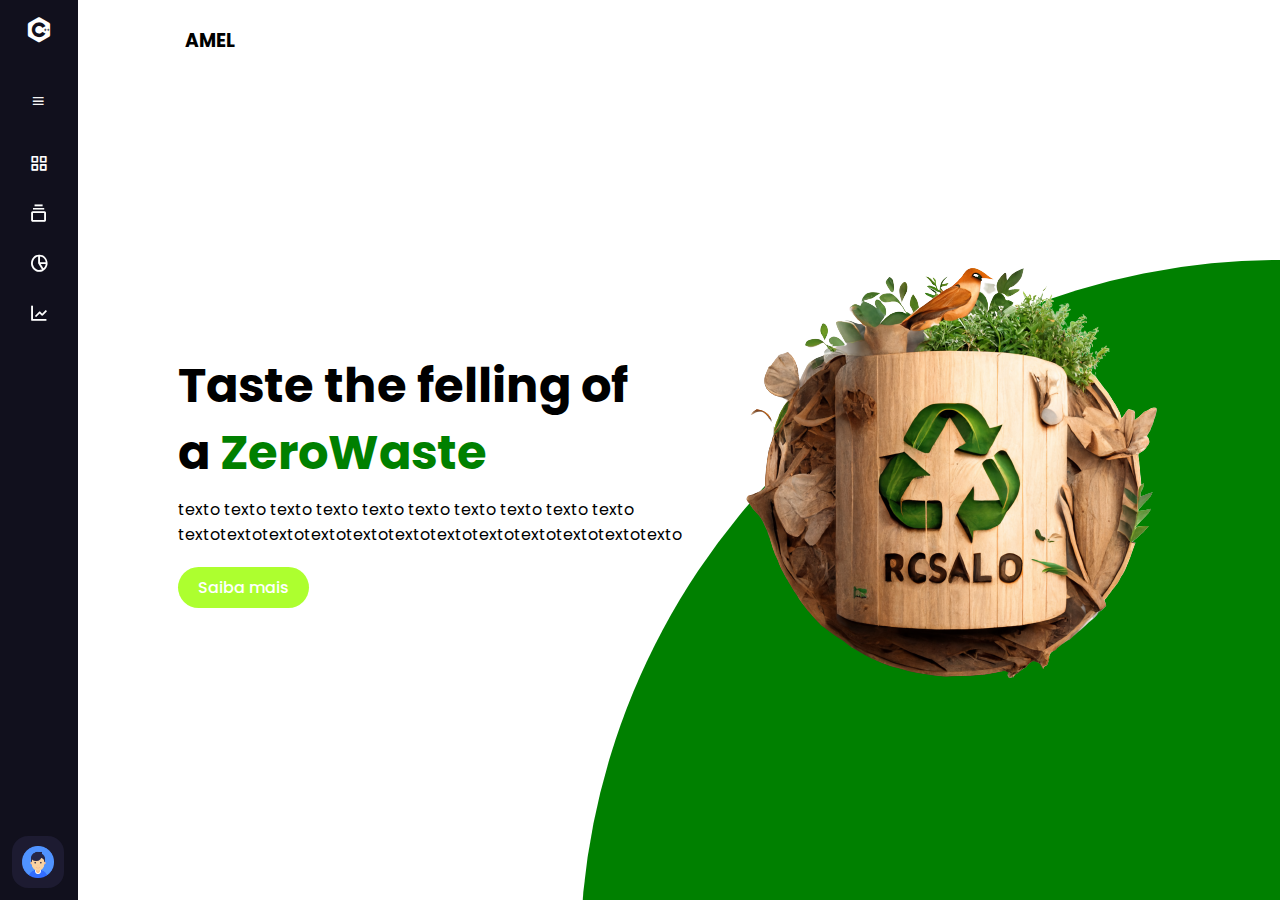
<file: index.html>
<!DOCTYPE html>
<!-- Created by CodingLab |www.youtube.com/CodingLabYT-->
<html lang="en" dir="ltr">
  <head>
    <meta charset="UTF-8">
    <!--<title> Drop Down Sidebar Menu | CodingLab </title>-->
    <link rel="stylesheet" href="style.css">
    <!-- Boxiocns CDN Link -->
    <link href='https://unpkg.com/boxicons@2.0.7/css/boxicons.min.css' rel='stylesheet'>
     <meta name="viewport" content="width=device-width, initial-scale=1.0">
   </head>
<body>
  <div class="sidebar close">
    <div class="logo-details">
      <i class='bx bxl-c-plus-plus'></i>
      <span class="logo_name">ZeroWaste</span>
    </div>
    <ul class="nav-links">
      <div class="home-content">

        <i class='bx bx-menu' style='color:#f5f5f5'  ></i>
      <li>
        <a href="#">
          <i class='bx bx-grid-alt' ></i>
          <span class="link_name">Home</span>
        </a>
        <ul class="sub-menu blank">
          <li><a class="link_name" href="#">Home</a></li>
        </ul>
      </li>
      <li>
        <div class="iocn-link">
          <a href="#">
            <i class='bx bx-collection' ></i>
            <span class="link_name">Ações</span>
          </a>
          <i class='bx bxs-chevron-down arrow' ></i>
        </div>
        <ul class="sub-menu">
          <li><a class="link_name" href="#">Ações</a></li>
          <li><a href="#">Solicite uma coleta</a></li>
          <li><a href="#">Cadastre um ponto de coleta</a></li>
          <li><a href="#">Mapa de catadores proximos</a></li>
        </ul>
      </li>
      <li>
        
        <a href="#">
          <i class='bx bx-pie-chart-alt-2' ></i>
          <span class="link_name">Pontuação</span>
        </a>
        <ul class="sub-menu blank">
          <li><a class="link_name" href="#">Pontuação</a></li>
        </ul>
      </li>
      <li>
        <a href="#">
          <i class='bx bx-line-chart' ></i>
          <span class="link_name">Dicas</span>
        </a>
        <ul class="sub-menu blank">
          <li><a class="link_name" href="#">Dicas</a></li>
        </ul>
      </li>
      <li>
        
    <div class="profile-details">
      <div class="profile-content">
        <img src="./img/testeiconpessoa.png" alt="profileImg">
      </div>
      <div class="name-job">
        <div class="profile_name">Eduardo Perucci</div>
        <div class="job">Gerador de residuo</div>
      </div>
      <i class='bx bx-log-out' ></i>
    </div>
  </li>
</ul>
  </div>
  <section class="home-section">
    <div class="home-content">
      <header class="a">
        <h3>AMEL</h3>
      </header>
    </div>

    <section class="seção">
      <div class="circle"></div>
      <div class="content">
        <div class="textBox">
            <h2>Taste the felling of<br>a <span class="zerowastetext">ZeroWaste</span></h2>
            <p>texto texto texto texto texto texto texto texto texto texto
              textotextotextotextotextotextotextotextotextotextotextotexto</p>
              <a href="#">Saiba mais</a>
        </div>

        <div class="imgBox">
          <img src="./img/rcsalo.png" class="zerowastelogo">
        </div>
      
      </div>
     
    </section>

  </section>
  <script>
  let arrow = document.querySelectorAll(".arrow");
  for (var i = 0; i < arrow.length; i++) {
    arrow[i].addEventListener("click", (e)=>{
   let arrowParent = e.target.parentElement.parentElement;
   arrowParent.classList.toggle("showMenu");
    });
  }
  let sidebar = document.querySelector(".sidebar");
  let sidebarBtn = document.querySelector(".bx-menu");
  console.log(sidebarBtn);
  sidebarBtn.addEventListener("click", ()=>{
    sidebar.classList.toggle("close");
  });
  </script>
</body>
</html>
</file>
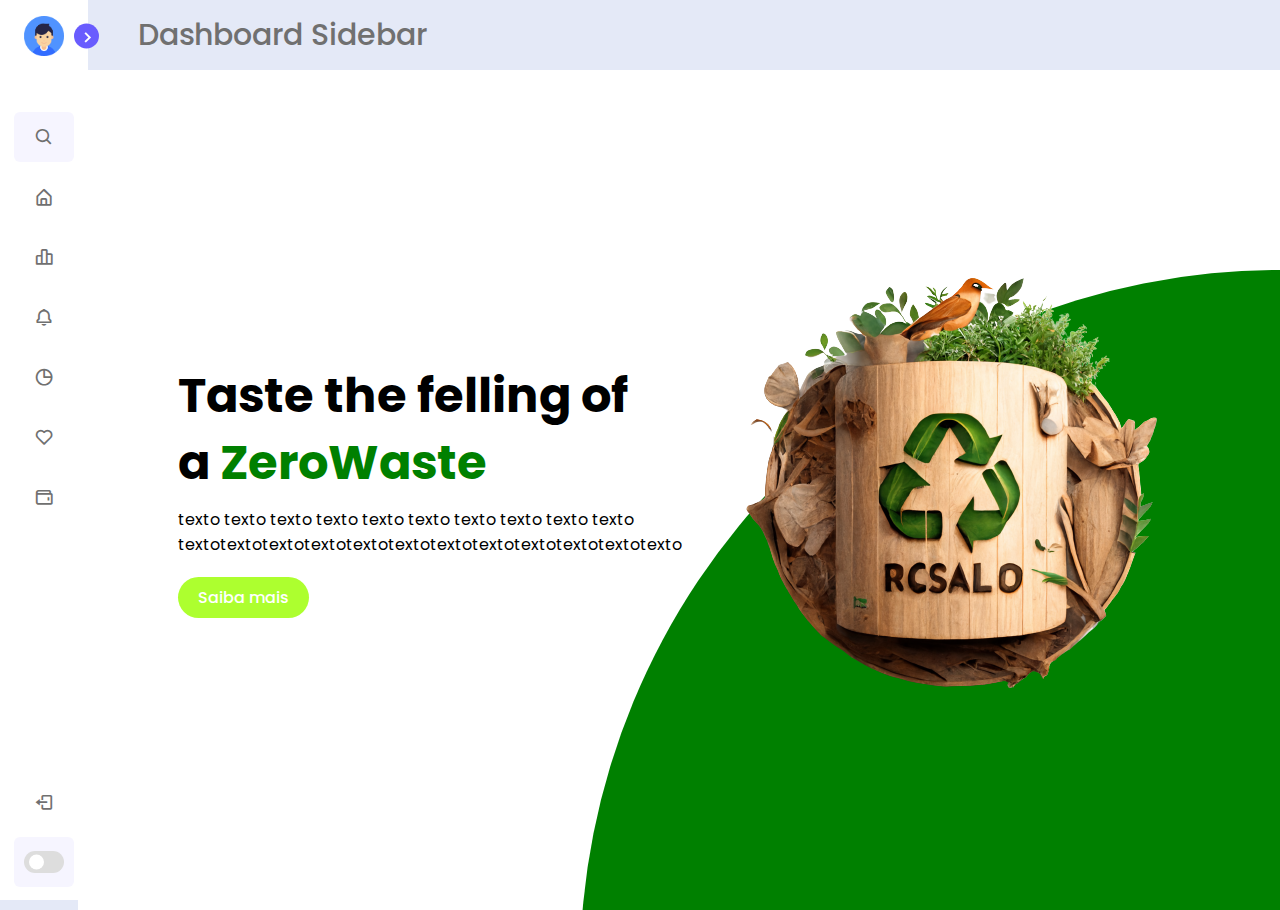
<file: sidebars/sidebar1.html>
<!DOCTYPE html>
<!-- Coding by CodingLab | www.codinglabweb.com -->
<html lang="en">
<head>
  <meta charset="UTF-8">
  <meta http-equiv="X-UA-Compatible" content="IE=edge">
  <meta name="viewport" content="width=device-width, initial-scale=1.0">
  
  <!----======== CSS ======== -->
  <link rel="stylesheet" href="sidebar1.css">
  
  <!----===== Boxicons CSS ===== -->
  <link href='https://unpkg.com/boxicons@2.1.1/css/boxicons.min.css' rel='stylesheet'>
  
  <!--<title>Dashboard Sidebar Menu</title>--> 
</head>
<body>
  <nav class="sidebar close">
      <header>
          <div class="image-text">
              <span class="image">
                  <img src="../img/testeiconpessoa.png" alt="">
              </span>

              <div class="text logo-text">
                  <span class="name">Codinglab</span>
                  <span class="profession">Web developer</span>
              </div>
          </div>

          <i class='bx bx-chevron-right toggle'></i>
      </header>

      <div class="menu-bar">
          <div class="menu">

              <li class="search-box">
                  <i class='bx bx-search icon'></i>
                  <input type="text" placeholder="Search...">
              </li>

              <ul class="menu-links">
                  <li class="nav-link">
                      <a href="#">
                          <i class='bx bx-home-alt icon' ></i>
                          <span class="text nav-text">Dashboard</span>
                      </a>
                  </li>

                  <li class="nav-link">
                      <a href="#">
                          <i class='bx bx-bar-chart-alt-2 icon' ></i>
                          <span class="text nav-text">Revenue</span>
                      </a>
                  </li>

                  <li class="nav-link">
                      <a href="#">
                          <i class='bx bx-bell icon'></i>
                          <span class="text nav-text">Notifications</span>
                      </a>
                  </li>

                  <li class="nav-link">
                      <a href="#">
                          <i class='bx bx-pie-chart-alt icon' ></i>
                          <span class="text nav-text">Analytics</span>
                      </a>
                  </li>

                  <li class="nav-link">
                      <a href="#">
                          <i class='bx bx-heart icon' ></i>
                          <span class="text nav-text">Likes</span>
                      </a>
                  </li>

                  <li class="nav-link">
                      <a href="#">
                          <i class='bx bx-wallet icon' ></i>
                          <span class="text nav-text">Wallets</span>
                      </a>
                  </li>

              </ul>
          </div>

          <div class="bottom-content">
              <li class="">
                  <a href="#">
                      <i class='bx bx-log-out icon' ></i>
                      <span class="text nav-text">Logout</span>
                  </a>
              </li>

              <li class="mode">
                  <div class="sun-moon">
                      <i class='bx bx-moon icon moon'></i>
                      <i class='bx bx-sun icon sun'></i>
                  </div>
                  <span class="mode-text text">Dark mode</span>

                  <div class="toggle-switch">
                      <span class="switch"></span>
                  </div>
              </li>
              
          </div>
      </div>

  </nav>

  <section class="home">
      <div class="text">Dashboard Sidebar</div>
      <section class="seção">
        <div class="circle"></div>
        <div class="content">
          <div class="textBox">
              <h2>Taste the felling of<br>a <span class="zerowastetext">ZeroWaste</span></h2>
              <p>texto texto texto texto texto texto texto texto texto texto
                textotextotextotextotextotextotextotextotextotextotextotexto</p>
                <a href="#">Saiba mais</a>
          </div>
    
          <div class="imgBox">
            <img src="../img/rcsalo.png" class="zerowastelogo">
          </div>
        
        </div>
       
      </section>
  </section>
  

  <script>
      const body = document.querySelector('body'),
    sidebar = body.querySelector('nav'),
    toggle = body.querySelector(".toggle"),
    searchBtn = body.querySelector(".search-box"),
    modeSwitch = body.querySelector(".toggle-switch"),
    modeText = body.querySelector(".mode-text");


toggle.addEventListener("click" , () =>{
  sidebar.classList.toggle("close");
})

searchBtn.addEventListener("click" , () =>{
  sidebar.classList.remove("close");
})

modeSwitch.addEventListener("click" , () =>{
  body.classList.toggle("dark");
  
  if(body.classList.contains("dark")){
      modeText.innerText = "Light mode";
  }else{
      modeText.innerText = "Dark mode";
      
  }
});
  </script>

</body>
</html>
</file>
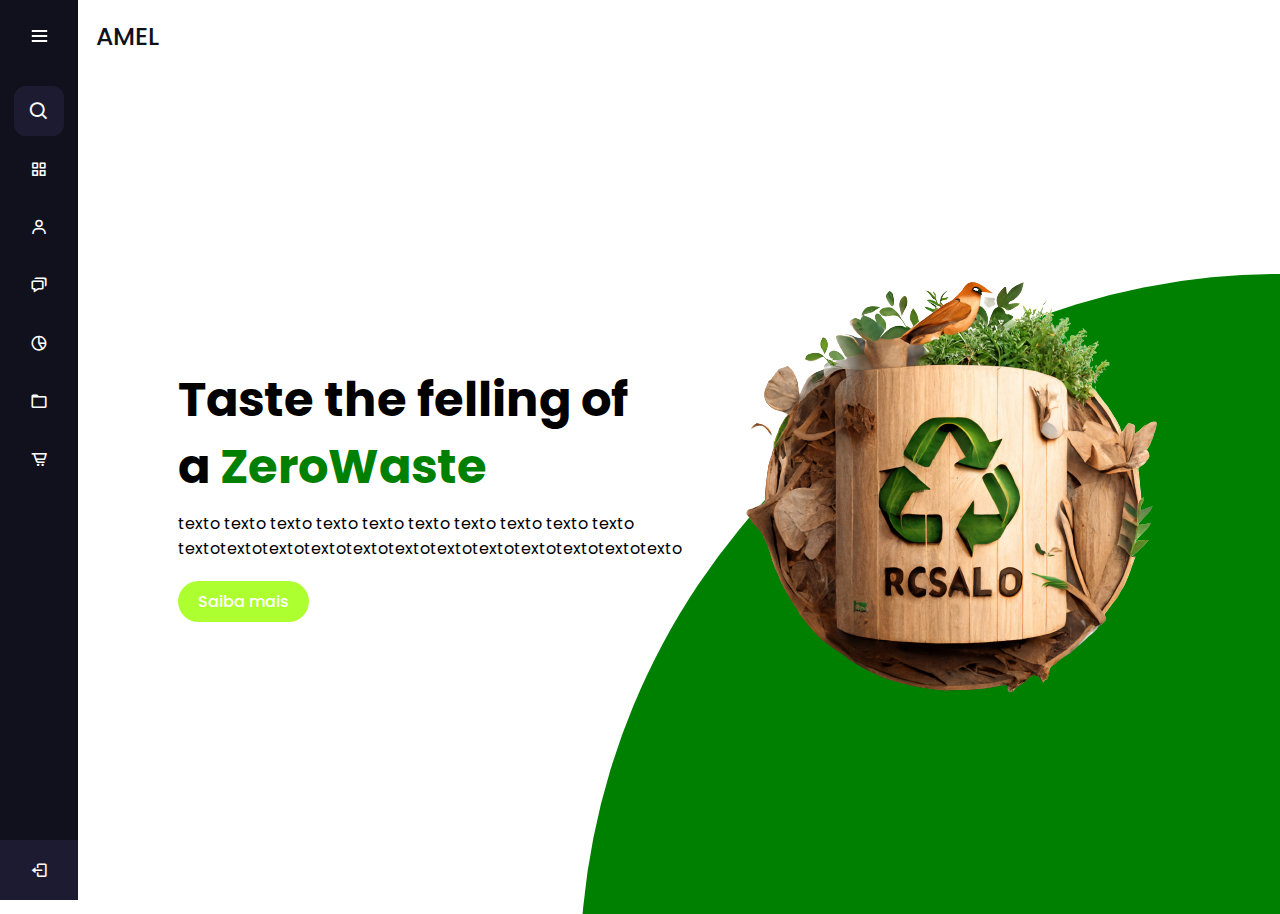
<file: sidebars/sidebar2.html>
<!DOCTYPE html>
<!-- Created by CodingLab |www.youtube.com/CodingLabYT-->
<html lang="en" dir="ltr">
  <head>
    <meta charset="UTF-8">
    <!--<title> Responsive Sidebar Menu  | CodingLab </title>-->
    <link rel="stylesheet" href="sidebar2.css">
    <!-- Boxicons CDN Link -->
    <link href='https://unpkg.com/boxicons@2.0.7/css/boxicons.min.css' rel='stylesheet'>
     <meta name="viewport" content="width=device-width, initial-scale=1.0">
   </head>
<body>
  <div class="sidebar">
    <div class="logo-details">
      <i class='bx bxl-c-plus-plus icon'></i>
        <div class="logo_name">CodingLab</div>
        <i class='bx bx-menu' id="btn" ></i>
    </div>
    <ul class="nav-list">
      <li>
          <i class='bx bx-search' ></i>
         <input type="text" placeholder="Search...">
         <span class="tooltip">Search</span>
      </li>
      <li>
        <a href="#">
          <i class='bx bx-grid-alt'></i>
          <span class="links_name">Home</span>
        </a>
         <span class="tooltip">Home</span>
      </li>
      <li>
       <a href="#">
         <i class='bx bx-user' ></i>
         <span class="links_name">Solicite uma coleta</span>
       </a>
       <span class="tooltip">Solicite uma coleta</span>
     </li>
     <li>
       <a href="#">
         <i class='bx bx-chat' ></i>
         <span class="links_name">Cadastre um ponto de entrega</span>
       </a>
       <span class="tooltip">Cadastre um ponto de entrega</span>
     </li>
     <li>
       <a href="#">
         <i class='bx bx-pie-chart-alt-2' ></i>
         <span class="links_name">Mapa de catadores proximos</span>
       </a>
       <span class="tooltip">Mapa de catadores proximos</span>
     </li>
     <li>
       <a href="#">
         <i class='bx bx-folder' ></i>
         <span class="links_name">Pontuação</span>
       </a>
       <span class="tooltip">Pontuação</span>
     </li>
     <li>
       <a href="#">
         <i class='bx bx-cart-alt' ></i>
         <span class="links_name">Dicas</span>
       </a>
       <span class="tooltip">Dicas</span>
     </li>
     <li>
     
     <li class="profile">
         <div class="profile-details">
           <img src="../img/testeiconpessoa.png" alt="profileImg">
           <div class="name_job">
             <div class="name">Prem Shahi</div>
             <div class="job">Web designer</div>
           </div>
         </div>
         <i class='bx bx-log-out' id="log_out" ></i>
     </li>
    </ul>
  </div>
  <section class="home-section">
      <div class="text">AMEL</div>
      <section class="seção">
        <div class="circle"></div>
        <div class="content">
          <div class="textBox">
              <h2>Taste the felling of<br>a <span class="zerowastetext">ZeroWaste</span></h2>
              <p>texto texto texto texto texto texto texto texto texto texto
                textotextotextotextotextotextotextotextotextotextotextotexto</p>
                <a href="#">Saiba mais</a>
          </div>
  
          <div class="imgBox">
            <img src="../img/rcsalo.png" class="zerowastelogo">
          </div>
        
        </div>
       
      </section>
  </section>
  <script>
  let sidebar = document.querySelector(".sidebar");
  let closeBtn = document.querySelector("#btn");
  let searchBtn = document.querySelector(".bx-search");

  closeBtn.addEventListener("click", ()=>{
    sidebar.classList.toggle("open");
    menuBtnChange();//calling the function(optional)
  });

  searchBtn.addEventListener("click", ()=>{ // Sidebar open when you click on the search iocn
    sidebar.classList.toggle("open");
    menuBtnChange(); //calling the function(optional)
  });

  // following are the code to change sidebar button(optional)
  function menuBtnChange() {
   if(sidebar.classList.contains("open")){
     closeBtn.classList.replace("bx-menu", "bx-menu-alt-right");//replacing the iocns class
   }else {
     closeBtn.classList.replace("bx-menu-alt-right","bx-menu");//replacing the iocns class
   }
  }
  </script>
</body>
</html>
</file>
<file: style.css>
/* Google Fonts Import Link */
@import url('https://fonts.googleapis.com/css2?family=Poppins:wght@300;400;500;600;700&display=swap');
*{
  margin: 0;
  padding: 0;
  box-sizing: border-box;
  font-family: 'Poppins', sans-serif;
}
.sidebar{
  position: fixed;
  top: 0;
  left: 0;
  height: 100%;
  width: 320px;
  background: #11101d;
  z-index: 100;
  transition: all 0.5s ease;
}

/*.sidebar{
  position: fixed;
  top: 0;
  left: 0;
  height: 99%;
  margin-top: 3px;
  margin-left: 3px;
  width: 320px;
  background: #11101d;
  z-index: 100;
  transition: all 0.5s ease;
  border-radius: 12px;
}
*/



.sidebar.close{
  width: 78px;
}



.sidebar .logo-details{
  height: 60px;
  width: 100%;
  display: flex;
  align-items: center;
}
.sidebar .logo-details i{
  font-size: 30px;
  color: #fff;
  height: 50px;
  min-width: 78px;
  text-align: center;
  line-height: 50px;
}
.sidebar .logo-details .logo_name{
  font-size: 22px;
  color: #fff;
  font-weight: 600;
  transition: 0.3s ease;
  transition-delay: 0.1s;
}
.sidebar.close .logo-details .logo_name{
  transition-delay: 0s;
  opacity: 0;
  pointer-events: none;
}
.sidebar .nav-links{
  height: 100%;
  padding: 30px 0 150px 0;
  overflow: auto;
}
.sidebar.close .nav-links{
  overflow: visible;
}
.sidebar .nav-links::-webkit-scrollbar{
  display: none;
}
.sidebar .nav-links li{
  position: relative;
  list-style: none;
  transition: all 0.4s ease;
}
.sidebar .nav-links li:hover{
  background: #1d1b31;
}
.sidebar .nav-links li .iocn-link{
  display: flex;
  align-items: center;
  justify-content: space-between;
}
.sidebar.close .nav-links li .iocn-link{
  display: block
}
.sidebar .nav-links li i{
  height: 50px;
  min-width: 78px;
  text-align: center;
  line-height: 50px;
  color: #fff;
  font-size: 20px;
  cursor: pointer;
  transition: all 0.3s ease;
}
.sidebar .nav-links li.showMenu i.arrow{
  transform: rotate(-180deg);
}
.sidebar.close .nav-links i.arrow{
  display: none;
}
.sidebar .nav-links li a{
  display: flex;
  align-items: center;
  text-decoration: none;
}
.sidebar .nav-links li a .link_name{
  font-size: 18px;
  font-weight: 400;
  color: #fff;
  transition: all 0.4s ease;
  
}
.sidebar.close .nav-links li a .link_name{
  opacity: 0;
  pointer-events: none;
  
}
.sidebar .nav-links li .sub-menu{
  padding: 6px 6px 14px 80px;
  margin-top: -10px;
  background: #1d1b31;
  display: none;
}
.sidebar .nav-links li.showMenu .sub-menu{
  display: block;
}
.sidebar .nav-links li .sub-menu a{
  color: #fff;
  font-size: 15px;
  padding: 5px 0;
  white-space: nowrap;
  opacity: 0.6;
  transition: all 0.3s ease;
}
.sidebar .nav-links li .sub-menu a:hover{
  opacity: 1;
}




.sidebar.close .nav-links li .sub-menu{
  position: absolute;
  left: 100%;
  top: -10px;
  margin-top: 0;
  padding: 10px 20px;
  border-radius: 0 6px 6px 0;
  opacity: 0;
  display: block;
  pointer-events: none;
  transition: 0s;
}
.sidebar.close .nav-links li:hover .sub-menu{
  top: 0;
  opacity: 1;
  pointer-events: auto;
  transition: all 0.4s ease;
}
.sidebar .nav-links li .sub-menu .link_name{
  display: none;
}
.sidebar.close .nav-links li .sub-menu .link_name{
  font-size: 18px;
  opacity: 1;
  display: block;
}
.sidebar .nav-links li .sub-menu.blank{
  opacity: 1;
  pointer-events: auto;
  padding: 3px 20px 6px 16px;
  opacity: 0;
  pointer-events: none;
}
.sidebar .nav-links li:hover .sub-menu.blank{
  top: 50%;
  transform: translateY(-50%);
}
.sidebar .profile-details{
  position: fixed;
  bottom: 0;
  width: 320px;
  display: flex;
  align-items: center;
  justify-content: space-between;
  background: #1d1b31;
  padding: 12px 0;
  transition: all 0.5s ease;
}
.sidebar.close .profile-details{
  background: none;
}
.sidebar.close .profile-details{
  width: 78px;
}
.sidebar .profile-details .profile-content{
  display: flex;
  align-items: center;
}
.sidebar .profile-details img{
  height: 52px;
  width: 52px;
  object-fit: cover;
  border-radius: 16px;
  margin: 0 14px 0 12px;
  background: #1d1b31;
  transition: all 0.5s ease;
}
.sidebar.close .profile-details img{
  padding: 10px;
}
.sidebar .profile-details .profile_name,
.sidebar .profile-details .job{
  color: #fff;
  font-size: 18px;
  font-weight: 500;
  white-space: nowrap;
}
.sidebar.close .profile-details i,
.sidebar.close .profile-details .profile_name,
.sidebar.close .profile-details .job{
  display: none;
}
.sidebar .profile-details .job{
  font-size: 12px;
}
.home-section{
  position: relative;
  background: transparent;
  height: 100vh;
  left: 260px;
  width: calc(100% - 260px);
  transition: all 0.5s ease;
}
.sidebar.close ~ .home-section{
  left: 78px;
  width: calc(100% - 78px);
}
.home-section .home-content{
  height: 60px;
  display: flex;
  align-items: center;
}

.home-section .home-content .a {
  height: 70px;
  transform: translateX(-4%);
  
}
.home-section .home-content .bx-menu,
.home-section .home-content .text{
  color: #11101d;
  font-size: 35px;
  
}
.nav-links .home-content .bx-menu{
  margin: 0 30px;
  cursor: pointer;
  height: 5vh;

  
}
.home-section .home-content .text{
  font-size: 26px;
  font-weight: 600;
}

/*secao*/

.seção{
  position: relative;
  width: 100%;
  min-height: 93.3vh;
  padding: 100px;
  display: flex;
  justify-content: space-between;
  align-items: center;
  background: #ffffff;
}

.seção .circle{
  position: absolute;
  top: 0;
  left: 0;
  width: 100%;
  height: 100%;
  background-color: green;
  clip-path: circle(700px at right 900px);
}

.a{ /*header*/
  position: absolute;
  top: 0;
  left: 0;
  width: 100%;
  display: flex;
  justify-content: space-between;
  align-items: center;
  padding: 40px 155px;
}

.a h3 {
  position: relative;
  max-width: 150px;
}

.zerowastetext{
  color: green;
}

.content{
  position: relative;
  width: 100%;
  display: flex;
  justify-content: space-between;
  align-items: center;
}

.content .textBox{
  position: relative;
  max-width: 600px;
  margin-right: 20px;
}

.content .textBox h2 {
  color: #000000;
  font-size: 3em;
  margin-bottom: 10px;
  line-height: 1.4em;
  font-weight: 700;
}

.content .textBox p {
  color: #000000;

}

.content .textBox a {
  display: inline-block;
  margin-top: 20px;
  padding: 8px 20px;
  background-color: greenyellow;
  color: #ffffff;
  border-radius: 40px;
  font-weight: 500;
  letter-spacing: 1;
  text-decoration: none;
}

.content .imgBox{
  width: 600px;
  display: flex;
 
}

@media (max-width: 991px)
{
  .a{
    padding: 40px;
  }
  .seção{
    padding: 150px 40px;
  }

  .content{
    flex-direction: column;
  }

  .zerowastetext{
    color: #1d1b31;
  }

  .content .imgBox{
    
  }

  .content .textBox,
  .content .imgBox{
    max-width: 100%;
  }
  
}

@media (max-width: 414px)
{

.seção{
  padding: 120px 30px;
}

.content{
  flex-direction: column;
}


.textBox{
  flex-direction: column;
  flex-wrap: wrap;
}

.sidebar{
  max-height: 83%;
}

.profile-details{
  bottom: 0;
  transform: translateY(-354%);
}



}

@media (max-width: 400px) {
  .sidebar.close .nav-links li .sub-menu{
    display: none;
  }
  .sidebar{
    width: 78px;
  }
  .sidebar.close{
    width: 0;
  }
  .home-section{
    left: 78px;
    width: calc(100% - 78px);
    z-index: 100;
  }
  .sidebar.close ~ .home-section{
    width: 100%;
    left: 0;
  }
}
</file>
<file: sidebars/sidebar1.css>
/* Google Font Import - Poppins */
@import url('https://fonts.googleapis.com/css2?family=Poppins:wght@300;400;500;600;700&display=swap');
*{
    margin: 0;
    padding: 0;
    box-sizing: border-box;
    font-family: 'Poppins', sans-serif;
}

:root{
    /* ===== Colors ===== */
    --body-color: #E4E9F7;
    --sidebar-color: #FFF;
    --primary-color: #695CFE;
    --primary-color-light: #F6F5FF;
    --toggle-color: #DDD;
    --text-color: #707070;

    /* ====== Transition ====== */
    --tran-03: all 0.2s ease;
    --tran-03: all 0.3s ease;
    --tran-04: all 0.3s ease;
    --tran-05: all 0.3s ease;
}

body{
    min-height: 100vh;
    background-color: var(--body-color);
    transition: var(--tran-05);
}

::selection{
    background-color: var(--primary-color);
    color: #fff;
}

body.dark{
    --body-color: #18191a;
    --sidebar-color: #242526;
    --primary-color: #3a3b3c;
    --primary-color-light: #3a3b3c;
    --toggle-color: #fff;
    --text-color: #ccc;
}

/* ===== Sidebar ===== */
 .sidebar{
    position: fixed;
    top: 0;
    left: 0;
    height: 100%;
    width: 250px;
    padding: 10px 14px;
    background: var(--sidebar-color);
    transition: var(--tran-05);
    z-index: 100;  
}
.sidebar.close{
    width: 88px;
}

/* ===== Reusable code - Here ===== */
.sidebar li{
    height: 50px;
    list-style: none;
    display: flex;
    align-items: center;
    margin-top: 10px;
}

.sidebar header .image,
.sidebar .icon{
    min-width: 60px;
    border-radius: 6px;
}

.sidebar .icon{
    min-width: 60px;
    border-radius: 6px;
    height: 100%;
    display: flex;
    align-items: center;
    justify-content: center;
    font-size: 20px;
}

.sidebar .text,
.sidebar .icon{
    color: var(--text-color);
    transition: var(--tran-03);
}

.sidebar .text{
    font-size: 17px;
    font-weight: 500;
    white-space: nowrap;
    opacity: 1;
}
.sidebar.close .text{
    opacity: 0;
}
/* =========================== */

.sidebar header{
    position: relative;
}

.sidebar header .image-text{
    display: flex;
    align-items: center;
}
.sidebar header .logo-text{
    display: flex;
    flex-direction: column;
}
header .image-text .name {
    margin-top: 2px;
    font-size: 18px;
    font-weight: 600;
}

header .image-text .profession{
    font-size: 16px;
    margin-top: -2px;
    display: block;
}

.sidebar header .image{
    display: flex;
    align-items: center;
    justify-content: center;
}

.sidebar header .image img{
    width: 40px;
    border-radius: 6px;
}

.sidebar header .toggle{
    position: absolute;
    top: 50%;
    right: -25px;
    transform: translateY(-50%) rotate(180deg);
    height: 25px;
    width: 25px;
    background-color: var(--primary-color);
    color: var(--sidebar-color);
    border-radius: 50%;
    display: flex;
    align-items: center;
    justify-content: center;
    font-size: 22px;
    cursor: pointer;
    transition: var(--tran-05);
}

body.dark .sidebar header .toggle{
    color: var(--text-color);
}

.sidebar.close .toggle{
    transform: translateY(-50%) rotate(0deg);
}

.sidebar .menu{
    margin-top: 40px;
}

.sidebar li.search-box{
    border-radius: 6px;
    background-color: var(--primary-color-light);
    cursor: pointer;
    transition: var(--tran-05);
}

.sidebar li.search-box input{
    height: 100%;
    width: 100%;
    outline: none;
    border: none;
    background-color: var(--primary-color-light);
    color: var(--text-color);
    border-radius: 6px;
    font-size: 17px;
    font-weight: 500;
    transition: var(--tran-05);
}
.sidebar li a{
    list-style: none;
    height: 100%;
    background-color: transparent;
    display: flex;
    align-items: center;
    height: 100%;
    width: 100%;
    border-radius: 6px;
    text-decoration: none;
    transition: var(--tran-03);
}

.sidebar li a:hover{
    background-color: var(--primary-color);
}
.sidebar li a:hover .icon,
.sidebar li a:hover .text{
    color: var(--sidebar-color);
}
body.dark .sidebar li a:hover .icon,
body.dark .sidebar li a:hover .text{
    color: var(--text-color);
}

.sidebar .menu-bar{
    height: calc(100% - 55px);
    display: flex;
    flex-direction: column;
    justify-content: space-between;
    overflow-y: scroll;
}
.menu-bar::-webkit-scrollbar{
    display: none;
}
.sidebar .menu-bar .mode{
    border-radius: 6px;
    background-color: var(--primary-color-light);
    position: relative;
    transition: var(--tran-05);
}

.menu-bar .mode .sun-moon{
    height: 50px;
    width: 60px;
}

.mode .sun-moon i{
    position: absolute;
}
.mode .sun-moon i.sun{
    opacity: 0;
}
body.dark .mode .sun-moon i.sun{
    opacity: 1;
}
body.dark .mode .sun-moon i.moon{
    opacity: 0;
}

.menu-bar .bottom-content .toggle-switch{
    position: absolute;
    right: 0;
    height: 100%;
    min-width: 60px;
    display: flex;
    align-items: center;
    justify-content: center;
    border-radius: 6px;
    cursor: pointer;
}
.toggle-switch .switch{
    position: relative;
    height: 22px;
    width: 40px;
    border-radius: 25px;
    background-color: var(--toggle-color);
    transition: var(--tran-05);
}

.switch::before{
    content: '';
    position: absolute;
    height: 15px;
    width: 15px;
    border-radius: 50%;
    top: 50%;
    left: 5px;
    transform: translateY(-50%);
    background-color: var(--sidebar-color);
    transition: var(--tran-04);
}

body.dark .switch::before{
    left: 20px;
}

.home{
    position: absolute;
    top: 0;
    top: 0;
    left: 250px;
    height: 100vh;
    width: calc(100% - 250px);
    background-color: var(--body-color);
    transition: var(--tran-05);
}
.home .text{
    font-size: 30px;
    font-weight: 500;
    color: var(--text-color);
    padding: 12px 60px;
}

.sidebar.close ~ .home{
    left: 78px;
    height: 100vh;
    width: calc(100% - 78px);
}


.seção{
  position: relative;
  width: 100%;
  min-height: 93.3vh;
  padding: 100px;
  display: flex;
  justify-content: space-between;
  align-items: center;
  background: #ffffff;
}

.seção .circle{
  position: absolute;
  top: 0;
  left: 0;
  width: 100%;
  height: 100%;
  background-color: green;
  clip-path: circle(700px at right 900px);
}

.a{ /*header*/
  position: absolute;
  top: 0;
  left: 0;
  width: 100%;
  display: flex;
  justify-content: space-between;
  align-items: center;
  padding: 40px 155px;
}

.a h3 {
  position: relative;
  max-width: 150px;
}

.zerowastetext{
  color: green;
}

.content{
  position: relative;
  width: 100%;
  display: flex;
  justify-content: space-between;
  align-items: center;
}

.content .textBox{
  position: relative;
  max-width: 600px;
  margin-right: 20px;
}

.content .textBox h2 {
  color: #000000;
  font-size: 3em;
  margin-bottom: 10px;
  line-height: 1.4em;
  font-weight: 700;
}

.content .textBox p {
  color: #000000;

}

.content .textBox a {
  display: inline-block;
  margin-top: 20px;
  padding: 8px 20px;
  background-color: greenyellow;
  color: #ffffff;
  border-radius: 40px;
  font-weight: 500;
  letter-spacing: 1;
  text-decoration: none;
}

.content .imgBox{
  width: 600px;
  display: flex;
 
}


body.dark .home .text{
    color: var(--text-color);
}
</file>
<file: sidebars/sidebar2.css>
/* Google Font Link */
@import url('https://fonts.googleapis.com/css2?family=Poppins:wght@200;300;400;500;600;700&display=swap');
*{
  margin: 0;
  padding: 0;
  box-sizing: border-box;
  font-family: "Poppins" , sans-serif;
}
.sidebar{
  position: fixed;
  left: 0;
  top: 0;
  height: 100%;
  width: 78px;
  background: #11101D;
  padding: 6px 14px;
  z-index: 99;
  transition: all 0.5s ease;
}
.sidebar.open{
  width: 320px;
}
.sidebar .logo-details{
  height: 60px;
  display: flex;
  align-items: center;
  position: relative;
}
.sidebar .logo-details .icon{
  opacity: 0;
  transition: all 0.5s ease;
}
.sidebar .logo-details .logo_name{
  color: #fff;
  font-size: 20px;
  font-weight: 600;
  opacity: 0;
  transition: all 0.5s ease;
}
.sidebar.open .logo-details .icon,
.sidebar.open .logo-details .logo_name{
  opacity: 1;
}
.sidebar .logo-details #btn{
  position: absolute;
  top: 50%;
  right: 0;
  transform: translateY(-50%);
  font-size: 22px;
  transition: all 0.4s ease;
  font-size: 23px;
  text-align: center;
  cursor: pointer;
  transition: all 0.5s ease;
}
.sidebar.open .logo-details #btn{
  text-align: right;
}
.sidebar i{
  color: #fff;
  height: 60px;
  min-width: 50px;
  font-size: 28px;
  text-align: center;
  line-height: 60px;
}
.sidebar .nav-list{
  margin-top: 20px;
  height: 100%;
}
.sidebar li{
  position: relative;
  margin: 8px 0;
  list-style: none;
}
.sidebar li .tooltip{
  position: absolute;
  top: -20px;
  left: calc(100% + 15px);
  z-index: 3;
  background: #fff;
  box-shadow: 0 5px 10px rgba(0, 0, 0, 0.3);
  padding: 6px 12px;
  border-radius: 4px;
  font-size: 15px;
  font-weight: 400;
  opacity: 0;
  white-space: nowrap;
  pointer-events: none;
  transition: 0s;
}
.sidebar li:hover .tooltip{
  opacity: 1;
  pointer-events: auto;
  transition: all 0.4s ease;
  top: 50%;
  transform: translateY(-50%);
}
.sidebar.open li .tooltip{
  display: none;
}
.sidebar input{
  font-size: 15px;
  color: #FFF;
  font-weight: 400;
  outline: none;
  height: 50px;
  width: 100%;
  width: 50px;
  border: none;
  border-radius: 12px;
  transition: all 0.5s ease;
  background: #1d1b31;
}
.sidebar.open input{
  padding: 0 20px 0 50px;
  width: 100%;
}
.sidebar .bx-search{
  position: absolute;
  top: 50%;
  left: 0;
  transform: translateY(-50%);
  font-size: 22px;
  background: #1d1b31;
  color: #FFF;
}
.sidebar.open .bx-search:hover{
  background: #1d1b31;
  color: #FFF;
}
.sidebar .bx-search:hover{
  background: #FFF;
  color: #11101d;
}
.sidebar li a{
  display: flex;
  height: 100%;
  width: 100%;
  border-radius: 12px;
  align-items: center;
  text-decoration: none;
  transition: all 0.4s ease;
  background: #11101D;
}
.sidebar li a:hover{
  background: #FFF;
}
.sidebar li a .links_name{
  color: #fff;
  font-size: 15px;
  font-weight: 400;
  white-space: nowrap;
  opacity: 0;
  pointer-events: none;
  transition: 0.4s;
}
.sidebar.open li a .links_name{
  opacity: 1;
  pointer-events: auto;
}
.sidebar li a:hover .links_name,
.sidebar li a:hover i{
  transition: all 0.5s ease;
  color: #11101D;
}
.sidebar li i{
  height: 50px;
  line-height: 50px;
  font-size: 18px;
  border-radius: 12px;
}
.sidebar li.profile{
  position: fixed;
  height: 60px;
  width: 78px;
  left: 0;
  bottom: -8px;
  padding: 10px 14px;
  background: #1d1b31;
  transition: all 0.5s ease;
  overflow: hidden;
}
.sidebar.open li.profile{
  width: 320px;
}
.sidebar li .profile-details{
  display: flex;
  align-items: center;
  flex-wrap: nowrap;
}




.sidebar li img{
  height: 45px;
  width: 45px;
  object-fit: cover;
  border-radius: 6px;
  margin-right: 10px;
}
.sidebar li.profile .name,
.sidebar li.profile .job{
  font-size: 15px;
  font-weight: 400;
  color: #fff;
  white-space: nowrap;
}
.sidebar li.profile .job{
  font-size: 12px;
}
.sidebar .profile #log_out{
  position: absolute;
  top: 50%;
  right: 0;
  transform: translateY(-50%);
  background: #1d1b31;
  width: 100%;
  height: 60px;
  line-height: 60px;
  border-radius: 0px;
  transition: all 0.5s ease;
}

.sidebar.open .profile {
  width: 320px;
}


.sidebar.open .profile #log_out{
  width: 50px;
  background: none;
}
.home-section{
  position: relative;
  background: #ffffff;
  min-height: 100vh;
  top: 0;
  left: 78px;
  width: calc(100% - 78px);
  transition: all 0.5s ease;
  z-index: 2;
}
.sidebar.open ~ .home-section{
  left: 250px;
  width: calc(100% - 250px);
}


.home-section .text{
  display: inline-block;
  color: #11101d;
  font-size: 25px;
  font-weight: 500;
  margin: 18px;

}

.seção{
  position: relative;
  width: 100%;
  min-height: 93.3vh;
  padding: 100px;
  display: flex;
  justify-content: space-between;
  align-items: center;
  background: #ffffff;
}

.seção .circle{
  position: absolute;
  top: 0;
  left: 0;
  width: 100%;
  height: 100%;
  background-color: green;
  clip-path: circle(700px at right 900px);
}

.a{ /*header*/
  position: absolute;
  top: 0;
  left: 0;
  width: 100%;
  display: flex;
  justify-content: space-between;
  align-items: center;
  padding: 40px 155px;
}

.a h3 {
  position: relative;
  max-width: 150px;
}

.zerowastetext{
  color: green;
}

.content{
  position: relative;
  width: 100%;
  display: flex;
  justify-content: space-between;
  align-items: center;
}

.content .textBox{
  position: relative;
  max-width: 600px;
  margin-right: 20px;
}

.content .textBox h2 {
  color: #000000;
  font-size: 3em;
  margin-bottom: 10px;
  line-height: 1.4em;
  font-weight: 700;
}

.content .textBox p {
  color: #000000;

}

.content .textBox a {
  display: inline-block;
  margin-top: 20px;
  padding: 8px 20px;
  background-color: greenyellow;
  color: #ffffff;
  border-radius: 40px;
  font-weight: 500;
  letter-spacing: 1;
  text-decoration: none;
}

.content .imgBox{
  width: 600px;
  display: flex;
 
}


@media (max-width: 420px) {
  .sidebar li .tooltip{
    display: none;
  }
}
</file>
